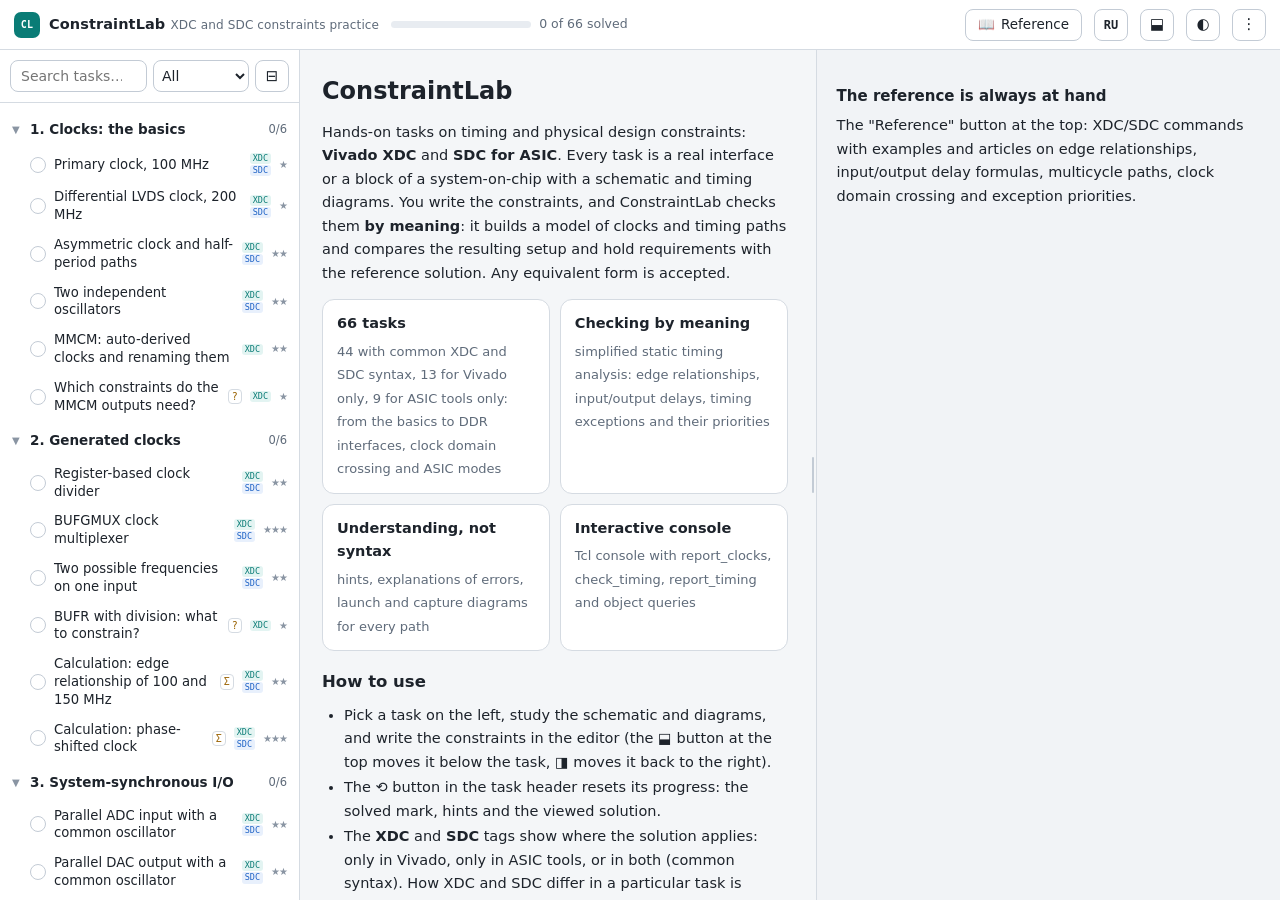
<file: index.html>
<!doctype html>
<html lang="ru">
<head>
<meta charset="utf-8">
<meta name="viewport" content="width=device-width, initial-scale=1, viewport-fit=cover">
<title>ConstraintLab – XDC/SDC</title>
<meta name="description" content="ConstraintLab – интерактивный практикум по временным и физическим проектным ограничениям XDC (Vivado) и SDC (ASIC) с проверкой по смыслу">
<meta name="author" content="Щучкин Евгений Юрьевич (Evgenii Shchuchkin), https://github.com/shchuchkin-pkims/">
<link rel="icon" href="data:image/svg+xml,%3Csvg xmlns='http://www.w3.org/2000/svg' viewBox='0 0 32 32'%3E%3Crect width='32' height='32' rx='7' fill='%230a7c76'/%3E%3Cpath d='M5 21h5V11h6v10h6V11h5' fill='none' stroke='white' stroke-width='2.4'/%3E%3C/svg%3E">
<script>
  (function () {
    var s = {};
    try { s = JSON.parse(localStorage.getItem('xdct.progress.v1') || '{}').settings || {}; } catch (e) {}
    if (s.theme && s.theme !== 'auto') document.documentElement.dataset.theme = s.theme;
    // язык: ?lang=en|ru в адресе, затем сохранённый выбор, затем язык браузера
    var q = /[?&]lang=(en|ru)(&|$)/.exec(location.search);
    var nav = String(navigator.language || 'ru').toLowerCase();
    window.XT_LANG = q ? q[1] : (s.lang === 'en' || s.lang === 'ru' ? s.lang : (nav.indexOf('ru') === 0 ? 'ru' : 'en'));
    document.documentElement.lang = window.XT_LANG;
  })();
</script>
<link rel="stylesheet" href="css/app.css">
</head>
<body>
<div id="app" class="app">
  <header class="topbar">
    <button id="btnMenu" class="icon-btn only-narrow" title="Список задач" aria-label="Список задач">☰</button>
    <button class="brand" id="btnHome" title="На главную" style="border:0;background:none;cursor:pointer;padding:0"><span class="logo">CL</span><span>ConstraintLab <small id="brandSub">практикум по ограничениям XDC и SDC</small></span></button>
    <div class="progress" id="progress"><div class="bar"><div class="fill"></div></div><span class="ptext"></span></div>
    <div class="spacer"></div>
    <button id="btnRef" class="tb-btn" title="Справочник по командам и статьи">📖 <span class="lbl">Справочник</span></button>
    <button id="btnLang" class="icon-btn lang-btn" aria-label="Язык">EN</button>
    <button id="btnLayout" class="icon-btn only-wide" aria-label="Расположение панели решения">⬓</button>
    <button id="btnTheme" class="icon-btn" aria-label="Переключить тему">◐</button>
    <div class="menu-wrap">
      <button id="btnMore" class="icon-btn" aria-label="Меню">⋮</button>
      <div class="menu" id="moreMenu" hidden>
        <button data-a="author">✎ Режим автора: добавить задачу</button>
        <button data-a="pack">⤓ Импорт пакета задач (.js/.json)</button>
        <button data-a="packs">☰ Мои пакеты задач</button>
        <hr>
        <button data-a="export">⇩ Сохранить прогресс в файл</button>
        <button data-a="import">⇧ Загрузить прогресс из файла</button>
        <hr>
        <button data-a="expected">◑ Показывать ожидаемые значения сразу (вкл/выкл)</button>
        <button data-a="font+">A+ Крупнее шрифт редактора</button>
        <button data-a="font-">A− Мельче шрифт редактора</button>
        <hr>
        <button data-a="reset">⟲ Сбросить прогресс…</button>
        <button data-a="about">ⓘ О программе</button>
      </div>
    </div>
  </header>
  <aside id="sidebar" class="sidebar" aria-label="Задачи">
    <div class="side-search">
      <input id="search" type="search" placeholder="Поиск задач…" aria-label="Поиск задач">
      <select id="filterTool" aria-label="Фильтр по синтаксису" title="Фильтр по синтаксису решения">
        <option value="all">Все</option>
        <option value="xdc">XDC (Vivado)</option>
        <option value="sdc">SDC (ASIC)</option>
        <option value="both">Общие для XDC и SDC</option>
        <option value="xdc-only">Только XDC</option>
        <option value="sdc-only">Только SDC</option>
      </select>
      <button id="btnFold" class="icon-btn fold-btn" title="Свернуть все темы" aria-label="Свернуть все темы">⊟</button>
    </div>
    <nav id="qlist" class="qlist"></nav>
  </aside>
  <main id="main" class="main">
    <section id="taskPane" class="pane task-pane"><div class="empty">Загрузка…</div></section>
    <div id="splitter" class="splitter" title="Потяните, чтобы изменить ширину панелей"></div>
    <section id="workPane" class="pane work-pane"></section>
  </main>
</div>
<div id="modal" class="modal" hidden></div>
<noscript><p style="padding:20px">Для работы ConstraintLab нужен JavaScript.</p><p lang="en" style="padding:0 20px">ConstraintLab requires JavaScript.</p></noscript>

<script src="js/util.js"></script>
<script src="js/tcl.js"></script>
<script src="js/design.js"></script>
<script src="js/sdc.js"></script>
<script src="js/sta.js"></script>
<script src="js/checker.js"></script>
<script src="js/reports.js"></script>
<script src="js/schematic.js"></script>
<script src="js/wave.js"></script>
<script src="js/md.js"></script>
<script src="js/refdocs.js"></script>
<script src="js/refdocs.en.js"></script>
<script src="js/editor.js"></script>
<script src="js/bank-api.js"></script>
<script src="js/validate.js"></script>
<script src="bank/index.js"></script>
<script src="js/app.js"></script>
</body>
</html>
</file>
<file: css/app.css>
/* XDC/SDC Тренажёр – стили */
:root {
  --bg: #f4f6f8;
  --panel: #ffffff;
  --panel2: #f1f3f6;
  --panel3: #e8ecf1;
  --border: #d5dbe2;
  --border2: #c3cbd5;
  --text: #1d232b;
  --muted: #5f6b7a;
  --faint: #8a95a3;
  --accent: #0a7c76;
  --accent-2: #0d9a92;
  --accent-bg: #e3f4f2;
  --link: #1f63c6;
  --ok: #1a7f37;
  --ok-bg: #e6f4ea;
  --err: #c9252d;
  --err-bg: #fdecec;
  --warn: #9a6200;
  --warn-bg: #fff4dc;
  --info: #1f63c6;
  --info-bg: #e8f0fc;
  --clk: #d2570f;
  --clk-soft: rgba(210, 87, 15, 0.12);
  --data: #2563c9;
  --rst: #7e48c9;
  --ext: #7d8794;
  --code-bg: #f6f8fa;
  --code-fg: #1d232b;
  --sel: rgba(10, 124, 118, 0.18);
  --shadow: 0 1px 2px rgba(20, 30, 40, 0.06), 0 6px 18px rgba(20, 30, 40, 0.07);
  --sch-fill: #ffffff;
  --sch-fill2: #f4f6f9;
  --sch-stroke: #39434f;
  --sch-io: #eef4ff;
  --sch-clkcell: #fff2e8;
  --sch-ext: #eceff3;
  --sch-cloud: #f3f0fb;
  --sch-port: #e3f4f2;
  --sch-boundary: #9aa6b4;
  --hl-cmd: #0a6f8f;
  --hl-sdc: #a3238e;
  --hl-query: #0b6e4f;
  --hl-opt: #6b4fbb;
  --hl-num: #b0530b;
  --hl-str: #1a7f37;
  --hl-var: #c9252d;
  --hl-com: #8a95a3;
  --hl-brk: #5f6b7a;
  --hl-prop: #8a5a00;
  --font: system-ui, -apple-system, "Segoe UI", Roboto, Ubuntu, "Noto Sans", "Helvetica Neue", Arial, sans-serif;
  --mono: "JetBrains Mono", "Fira Code", "Cascadia Code", "DejaVu Sans Mono", "Ubuntu Mono", Consolas, "Liberation Mono", monospace;
  --ed-font: 13.5px;
  color-scheme: light;
}
@media (prefers-color-scheme: dark) {
  :root:not([data-theme="light"]) {
    --bg: #0d1117; --panel: #151b23; --panel2: #1b222c; --panel3: #232c38; --border: #2b3441; --border2: #3a4553;
    --text: #d7dee7; --muted: #95a1b0; --faint: #6f7b8a; --accent: #3cc0b5; --accent-2: #5fd2c8; --accent-bg: #12312f; --link: #6ea8ff;
    --ok: #4ac26b; --ok-bg: #12281a; --err: #ff6b6b; --err-bg: #3a1618; --warn: #e3b341; --warn-bg: #33270e; --info: #6ea8ff; --info-bg: #13233b;
    --clk: #ff9a52; --clk-soft: rgba(255, 154, 82, 0.14); --data: #7cb4ff; --rst: #c39bff; --ext: #8d98a6;
    --code-bg: #10161e; --code-fg: #d7dee7; --sel: rgba(60, 192, 181, 0.25); --shadow: 0 1px 2px rgba(0,0,0,0.3), 0 8px 24px rgba(0,0,0,0.35);
    --sch-fill: #18202a; --sch-fill2: #1f2833; --sch-stroke: #b9c4d0; --sch-io: #182a40; --sch-clkcell: #3a2414; --sch-ext: #232b35; --sch-cloud: #261f3a; --sch-port: #12312f; --sch-boundary: #5d6b7c;
    --hl-cmd: #5cc8e8; --hl-sdc: #f08cdc; --hl-query: #58d6a4; --hl-opt: #b39dff; --hl-num: #ffb46b; --hl-str: #8ddb8c; --hl-var: #ff8b8b; --hl-com: #6f7b8a; --hl-brk: #95a1b0; --hl-prop: #e6c26b;
    color-scheme: dark;
  }
}
:root[data-theme="dark"] {
  --bg: #0d1117; --panel: #151b23; --panel2: #1b222c; --panel3: #232c38; --border: #2b3441; --border2: #3a4553;
  --text: #d7dee7; --muted: #95a1b0; --faint: #6f7b8a; --accent: #3cc0b5; --accent-2: #5fd2c8; --accent-bg: #12312f; --link: #6ea8ff;
  --ok: #4ac26b; --ok-bg: #12281a; --err: #ff6b6b; --err-bg: #3a1618; --warn: #e3b341; --warn-bg: #33270e; --info: #6ea8ff; --info-bg: #13233b;
  --clk: #ff9a52; --clk-soft: rgba(255, 154, 82, 0.14); --data: #7cb4ff; --rst: #c39bff; --ext: #8d98a6;
  --code-bg: #10161e; --code-fg: #d7dee7; --sel: rgba(60, 192, 181, 0.25); --shadow: 0 1px 2px rgba(0,0,0,0.3), 0 8px 24px rgba(0,0,0,0.35);
  --sch-fill: #18202a; --sch-fill2: #1f2833; --sch-stroke: #b9c4d0; --sch-io: #182a40; --sch-clkcell: #3a2414; --sch-ext: #232b35; --sch-cloud: #261f3a; --sch-port: #12312f; --sch-boundary: #5d6b7c;
  --hl-cmd: #5cc8e8; --hl-sdc: #f08cdc; --hl-query: #58d6a4; --hl-opt: #b39dff; --hl-num: #ffb46b; --hl-str: #8ddb8c; --hl-var: #ff8b8b; --hl-com: #6f7b8a; --hl-brk: #95a1b0; --hl-prop: #e6c26b;
  color-scheme: dark;
}

* { box-sizing: border-box; }
html, body { height: 100%; }
body { margin: 0; background: var(--bg); color: var(--text); font: 14px/1.5 var(--font); -webkit-font-smoothing: antialiased; }
button, input, select, textarea { font: inherit; color: inherit; }
a { color: var(--link); }
code, pre, kbd { font-family: var(--mono); }
kbd { font-size: 11px; padding: 1px 5px; border: 1px solid var(--border2); border-bottom-width: 2px; border-radius: 4px; background: var(--panel2); color: var(--muted); }
[hidden] { display: none !important; }
::selection { background: var(--sel); }

/* ---------- каркас ---------- */
.app { display: grid; grid-template-rows: 50px 1fr; grid-template-columns: 300px 1fr; height: 100vh; height: 100dvh; overflow: hidden; }
.topbar { grid-column: 1 / -1; display: flex; align-items: center; gap: 12px; padding: 0 14px; padding-top: env(safe-area-inset-top, 0px); background: var(--panel); border-bottom: 1px solid var(--border); min-width: 0; }
.brand { display: flex; align-items: center; gap: 9px; font-weight: 650; letter-spacing: .1px; white-space: nowrap; font-size: 14.5px; color: var(--text); }
.brand .logo { font-size: 10px !important; letter-spacing: .3px; }
.brand .logo { width: 26px; height: 26px; border-radius: 7px; display: grid; place-items: center; background: var(--accent); color: #fff; font-family: var(--mono); font-size: 12px; font-weight: 700; }
.brand small { font-weight: 450; color: var(--muted); }
.progress { display: flex; align-items: center; gap: 8px; min-width: 0; }
.progress .bar { width: 140px; height: 7px; border-radius: 6px; background: var(--panel3); overflow: hidden; }
.progress .fill { height: 100%; background: var(--accent); width: 0; transition: width .3s; }
.progress .ptext { font-size: 12.5px; color: var(--muted); white-space: nowrap; }
.spacer { flex: 1; }
.tb-btn, .btn { display: inline-flex; align-items: center; gap: 6px; height: 32px; padding: 0 12px; border-radius: 8px; border: 1px solid var(--border2); background: var(--panel); cursor: pointer; white-space: nowrap; font-size: 13.5px; }
.tb-btn:hover, .btn:hover { background: var(--panel2); }
.btn.primary { background: var(--accent); border-color: var(--accent); color: #fff; font-weight: 600; }
.btn.primary:hover { filter: brightness(1.07); background: var(--accent); }
.btn.ghost { border-color: transparent; background: transparent; color: var(--muted); }
.btn.ghost:hover { background: var(--panel2); color: var(--text); }
.btn:disabled { opacity: .5; cursor: default; }
.btn kbd { margin-left: 2px; background: rgba(255,255,255,.18); color: inherit; border-color: rgba(255,255,255,.35); }
.icon-btn { width: 34px; height: 32px; border-radius: 8px; border: 1px solid var(--border2); background: var(--panel); cursor: pointer; display: inline-grid; place-items: center; font-size: 15px; }
.icon-btn:hover { background: var(--panel2); }
.only-narrow { display: none; }
.lang-btn { font: 600 12px/1 var(--mono); }
.author-line { font-size: 12.5px; color: var(--muted); }
.menu-wrap { position: relative; }
.menu { position: absolute; right: 0; top: 38px; z-index: 50; min-width: 270px; background: var(--panel); border: 1px solid var(--border); border-radius: 10px; box-shadow: var(--shadow); padding: 6px; }
.menu button { display: block; width: 100%; text-align: left; padding: 8px 10px; border: 0; background: none; border-radius: 6px; cursor: pointer; font-size: 13.5px; }
.menu button:hover { background: var(--panel2); }
.menu hr { border: 0; border-top: 1px solid var(--border); margin: 5px 4px; }

/* ---------- боковая панель ---------- */
.sidebar { border-right: 1px solid var(--border); background: var(--panel); display: flex; flex-direction: column; min-height: 0; }
.side-search { padding: 10px; display: flex; gap: 6px; border-bottom: 1px solid var(--border); }
.side-search input { flex: 1; min-width: 0; height: 32px; padding: 0 10px; border-radius: 8px; border: 1px solid var(--border2); background: var(--panel); }
.side-search select { height: 32px; width: 96px; border-radius: 8px; border: 1px solid var(--border2); background: var(--panel); padding: 0 4px; }
.side-search .fold-btn { flex: none; }
.qlist { overflow: auto; flex: 1; padding: 6px 0 20px; }
.mod { margin: 2px 0; }
.mod-h { display: flex; align-items: center; gap: 8px; width: 100%; border: 0; background: none; padding: 8px 12px; cursor: pointer; text-align: left; font-weight: 620; font-size: 13.5px; color: var(--text); }
.mod-h:hover { background: var(--panel2); }
.mod-h .chev { color: var(--faint); transition: transform .15s; font-size: 10px; width: 10px; }
.mod.closed .chev { transform: rotate(-90deg); }
.mod.closed .mod-items { display: none; }
.mod-h .cnt { margin-left: auto; font-weight: 500; font-size: 11.5px; color: var(--muted); }
.q-item { display: flex; align-items: center; gap: 8px; width: 100%; border: 0; background: none; padding: 6px 12px 6px 30px; cursor: pointer; text-align: left; font-size: 13.2px; color: var(--text); line-height: 1.35; }
.q-item:hover { background: var(--panel2); }
.q-item.active { background: var(--accent-bg); box-shadow: inset 3px 0 0 var(--accent); }
.q-item .st { width: 16px; height: 16px; flex: none; border-radius: 50%; border: 1.5px solid var(--border2); display: grid; place-items: center; font-size: 10px; }
.q-item.solved .st { background: var(--ok); border-color: var(--ok); color: #fff; }
.q-item.tried .st { border-color: var(--warn); background: var(--warn-bg); }
.q-item.peeked .st { border-color: var(--info); }
.q-item .qt { flex: 1; min-width: 0; }
.q-item .lv { font-size: 10px; color: var(--faint); letter-spacing: -1px; }
.q-item .tool { font-size: 10px; font-family: var(--mono); color: var(--muted); border: 1px solid var(--border); border-radius: 4px; padding: 0 3px; }
.q-item .qtype { font-size: 10px; font-family: var(--mono); color: var(--warn); border: 1px solid var(--border); border-radius: 4px; padding: 0 3px; flex: none; }
/* где применимо решение: XDC (Vivado) и/или SDC (САПР ASIC) */
.q-item .langs { display: flex; flex-direction: column; gap: 1px; flex: none; }
.q-item .lg { font-size: 8.5px; font-family: var(--mono); line-height: 1.3; border-radius: 3px; padding: 0 3px; text-align: center; }
.lg.x, .tag.lang-x { background: var(--accent-bg); color: var(--accent); }
.lg.s, .tag.lang-s { background: var(--info-bg); color: var(--info); }
.tag.lang-x, .tag.lang-s { font-family: var(--mono); font-weight: 600; }
.tag.scen { background: none; border-color: var(--border2); }
.explain .lang-line { margin-top: 14px; padding: 8px 10px; border-radius: 8px; background: var(--panel3); font-size: 13px; }

/* ---------- основная область ---------- */
.main { display: grid; grid-template-columns: minmax(380px, var(--split, 52%)) 6px minmax(380px, 1fr); min-height: 0; min-width: 0; }
.pane { overflow: auto; min-height: 0; min-width: 0; }
.task-pane { padding: 18px 22px 40px; }
.work-pane { display: flex; flex-direction: column; padding: 14px 16px 24px; background: var(--panel2); border-left: 1px solid var(--border); overflow: auto; }
.splitter { cursor: col-resize; background: var(--bg); position: relative; }
.splitter::after { content: ""; position: absolute; left: 2px; top: 50%; width: 2px; height: 36px; margin-top: -18px; border-radius: 2px; background: var(--border2); }
.splitter:hover::after { background: var(--accent); }
/* панель решения под заданием */
.main.stack { grid-template-columns: minmax(0, 1fr); grid-template-rows: minmax(120px, var(--vsplit, 58%)) 6px minmax(140px, 1fr); }
.main.stack .splitter { cursor: row-resize; }
.main.stack .splitter::after { left: 50%; top: 2px; width: 36px; height: 2px; margin: 0 0 0 -18px; }
.main.stack .work-pane { border-left: 0; border-top: 1px solid var(--border); display: grid; grid-template-columns: minmax(0, 1fr) minmax(0, 1fr); gap: 0 18px; overflow: hidden; padding-bottom: 0; }
.main.stack .work-l, .main.stack .work-r { overflow: auto; min-height: 0; padding-bottom: 20px; }
.main.stack .work-pane > :not(.work-l):not(.work-r) { grid-column: 1 / -1; overflow: auto; }

.q-crumb { font-size: 12px; color: var(--muted); display: flex; align-items: center; gap: 8px; flex-wrap: wrap; }
.q-nav { margin-left: auto; display: flex; gap: 4px; }
.q-nav .icon-btn { width: 30px; height: 28px; font-size: 13px; }
.q-title { font-size: 21px; line-height: 1.3; margin: 6px 0 8px; font-weight: 680; letter-spacing: -.1px; }
.q-tags { display: flex; flex-wrap: wrap; gap: 6px; margin-bottom: 14px; }
.tag { font-size: 11.5px; border-radius: 999px; padding: 2px 9px; background: var(--panel3); color: var(--muted); border: 1px solid transparent; }
.tag.tool-vivado { background: var(--accent-bg); color: var(--accent); }
.tag.tool-sdc { background: var(--info-bg); color: var(--info); }
.tag.lv { font-family: var(--mono); letter-spacing: 1px; }
.tag.type { background: var(--warn-bg); color: var(--warn); }

/* markdown */
.md { font-size: 14.5px; line-height: 1.62; }
.md p { margin: 0 0 10px; }
.md h2 { font-size: 16.5px; margin: 18px 0 8px; }
.md h3 { font-size: 15px; margin: 14px 0 6px; }
.md ul, .md ol { margin: 0 0 10px; padding-left: 22px; }
.md li { margin: 2px 0; }
.md code { font-size: 12.8px; background: var(--code-bg); border: 1px solid var(--border); border-radius: 5px; padding: 0 4px; }
.md pre { background: var(--code-bg); border: 1px solid var(--border); border-radius: 8px; padding: 10px 12px; overflow: auto; font-size: 12.8px; line-height: 1.5; margin: 0 0 12px; }
.md pre code { border: 0; background: none; padding: 0; }
.md blockquote { margin: 0 0 12px; padding: 8px 12px; border-left: 3px solid var(--accent); background: var(--accent-bg); border-radius: 0 8px 8px 0; }
.md blockquote.warn { border-left-color: var(--warn); background: var(--warn-bg); }
.md blockquote p:last-child { margin-bottom: 0; }
.md table { border-collapse: collapse; margin: 4px 0 12px; font-size: 13.5px; }
.tblwrap { overflow-x: auto; max-width: 100%; }
.md th, .md td { border: 1px solid var(--border); padding: 5px 9px; text-align: left; vertical-align: top; }
.md th { background: var(--panel2); font-weight: 620; }
.md td code { white-space: nowrap; }
.nobr { white-space: nowrap; }
.md hr { border: 0; border-top: 1px solid var(--border); margin: 14px 0; }

/* фигуры */
.figs { margin: 14px 0 10px; border: 1px solid var(--border); border-radius: 12px; background: var(--panel); overflow: hidden; }
.fig-tabs { display: flex; gap: 2px; padding: 6px 6px 0; border-bottom: 1px solid var(--border); background: var(--panel2); overflow-x: auto; }
.fig-tab { border: 0; background: none; padding: 7px 12px; border-radius: 8px 8px 0 0; cursor: pointer; font-size: 13px; color: var(--muted); white-space: nowrap; }
.fig-tab.active { background: var(--panel); color: var(--text); font-weight: 600; box-shadow: 0 1px 0 var(--panel); }
.fig-view { padding: 12px; overflow-x: auto; position: relative; }
.fig-view svg { display: block; max-width: 100%; height: auto; margin: 0 auto; }
.fig-view.zoomed svg { max-width: none; }
.fig-cap { padding: 0 14px 10px; font-size: 12.5px; color: var(--muted); }
.fig-tools { position: absolute; right: 8px; top: 8px; display: flex; gap: 4px; opacity: .55; transition: opacity .15s; }
.fig-view:hover .fig-tools { opacity: 1; }
.fig-tools button { width: 28px; height: 26px; border-radius: 6px; border: 1px solid var(--border); background: var(--panel); cursor: pointer; font-size: 12px; }

/* ---------- схема ---------- */
.sch { font-family: var(--font); }
.sch .sch-box { fill: var(--sch-fill); stroke: var(--sch-stroke); stroke-width: 1.4; }
.sch .sch-stack { fill: var(--sch-fill2); stroke-width: 1.1; }
.sch .sch-io { fill: var(--sch-io); }
.sch .sch-clkcell, .sch .sch-clkbuf { fill: var(--sch-clkcell); }
.sch .sch-ext { fill: var(--sch-ext); stroke-dasharray: 4 3; }
.sch .sch-cloud { fill: var(--sch-cloud); }
.sch .sch-block { fill: var(--sch-fill); }
.sch .sch-ram { fill: var(--sch-io); }
.sch .sch-logic { fill: var(--sch-fill); }
.sch .sch-buf-mini { fill: none; stroke: var(--sch-stroke); stroke-width: 1.1; }
.sch .sch-line { fill: none; stroke: var(--sch-stroke); stroke-width: 1.3; }
.sch .sch-clk-tri { fill: none; stroke: var(--sch-stroke); stroke-width: 1.2; }
.sch .sch-bubble { fill: var(--sch-fill); stroke: var(--sch-stroke); stroke-width: 1.2; }
.sch .sch-port { fill: var(--sch-port); stroke: var(--accent); stroke-width: 1.3; }
.sch .sch-boundary { fill: none; stroke: var(--sch-boundary); stroke-width: 1.4; stroke-dasharray: 7 5; }
.sch .sch-boundary.alt { stroke: var(--clk); }
.sch .sch-boundary-label { font-size: 12.5px; font-weight: 650; fill: var(--muted); letter-spacing: .3px; }
.sch .sch-note { fill: var(--panel2); stroke: var(--border2); stroke-width: 1; }
.sch .sch-notetext { font-size: 11.5px; fill: var(--muted); }
.sch .sch-t { font-size: 12px; fill: var(--text); }
.sch .sch-pin { font-size: 10px; fill: var(--muted); font-family: var(--mono); }
.sch .sch-title { font-size: 11.5px; fill: var(--text); font-weight: 650; }
.sch .sch-inner { font-size: 11px; fill: var(--muted); }
.sch .sch-ref { font-size: 9.5px; fill: var(--faint); font-family: var(--mono); }
/* обводка цветом фона: провод под подписью прерывается, и надпись читается при пересечении */
.sch .sch-out, .sch .sch-buswidth, .sch .sch-wlabel { paint-order: stroke; stroke: var(--panel); stroke-width: 3px; stroke-linejoin: round; }
.sch .sch-name { font-size: 10.5px; fill: var(--text); font-family: var(--mono); }
.sch .sch-tag { font-size: 11px; fill: var(--warn); font-weight: 600; }
.sch .sch-portname { font-size: 11px; fill: var(--accent); font-family: var(--mono); font-weight: 650; }
.sch .sch-wire { fill: none; stroke: var(--data); stroke-width: 1.4; stroke-linejoin: round; }
.sch .sch-wire.k-clk { stroke: var(--clk); stroke-width: 1.7; }
.sch .sch-wire.k-rst { stroke: var(--rst); }
.sch .sch-wire.k-ext { stroke: var(--ext); stroke-dasharray: 5 3; }
.sch .sch-wire.bus { stroke-width: 3; }
.sch .sch-wire.k-clk.bus { stroke-width: 3; }
.sch .sch-wire.dash { stroke-dasharray: 5 3; }
.sch .sch-busslash { stroke: var(--sch-stroke); stroke-width: 1.3; }
.sch .sch-buswidth { font-size: 9.5px; fill: var(--muted); font-family: var(--mono); }
.sch .sch-dot { fill: var(--sch-stroke); }
.sch .sch-wlabel { font-size: 10.5px; fill: var(--data); font-family: var(--mono); }
.sch .sch-wlabel.k-clk { fill: var(--clk); }
.sch .sch-wlabel.k-ext { fill: var(--muted); font-family: var(--font); font-style: italic; }
.sch .sch-el[data-obj] { cursor: pointer; }
.sch .sch-el[data-obj]:hover .sch-box, .sch .sch-el[data-obj]:hover .sch-port { stroke: var(--accent); stroke-width: 2.2; }
.sch .sch-el.flash .sch-box, .sch .sch-el.flash .sch-port { stroke: var(--accent); stroke-width: 2.6; }

/* ---------- временные диаграммы ---------- */
.td { font-family: var(--font); }
.td .td-title { font-size: 12.5px; font-weight: 650; fill: var(--text); }
.td .td-name { font-size: 11.5px; fill: var(--text); font-family: var(--mono); }
.td .td-name.launch { fill: var(--data); }
.td .td-name.capture { fill: var(--clk); }
.td .td-grid { stroke: var(--border); stroke-width: 1; stroke-dasharray: 2 3; }
.td .td-axis { stroke: var(--border2); stroke-width: 1; }
.td .td-tick { font-size: 10px; fill: var(--faint); font-family: var(--mono); }
.td .td-clock { fill: none; stroke: var(--clk); stroke-width: 1.6; }
.td .td-clock.launch { stroke: var(--data); }
.td .td-edgearrow { fill: none; stroke: currentColor; color: var(--text); stroke-width: 1.2; }
.td .td-bit { fill: none; stroke: var(--data); stroke-width: 1.5; }
.td .td-bus { fill: var(--panel); stroke: var(--data); stroke-width: 1.3; }
.td .td-busx { stroke: var(--faint); stroke-width: 1; }
.td .td-hatch { stroke: var(--faint); stroke-width: 1.1; }
.td .td-unc { stroke: none; opacity: .9; }
.td .td-cross { stroke: var(--data); stroke-width: 1.1; }
.td .td-z { stroke: var(--rst); stroke-width: 1.4; }
.td .td-busval { font-size: 11px; fill: var(--text); font-family: var(--mono); }
.td .td-jit { opacity: .8; }
.td .td-mark { stroke: var(--muted); stroke-width: 1; stroke-dasharray: 4 3; }
.td .td-mark.launch { stroke: var(--data); }
.td .td-mark.capture { stroke: var(--ok); }
.td .td-mark.hold { stroke: var(--rst); }
.td .td-mark.default { stroke: var(--faint); }
.td .td-mark.solid { stroke-dasharray: none; }
.td .td-marklabel { font-size: 10.5px; fill: var(--muted); }
.td .td-marklabel.launch { fill: var(--data); }
.td .td-marklabel.capture { fill: var(--ok); }
.td .td-marklabel.hold { fill: var(--rst); }
.td .td-win { fill: var(--accent); opacity: .12; }
.td .td-win.setup { fill: var(--ok); opacity: .16; }
.td .td-win.hold { fill: var(--rst); opacity: .16; }
.td .td-win.valid { fill: var(--ok); opacity: .14; }
.td .td-win.bad { fill: var(--err); opacity: .14; }
.td .td-win.clk { fill: var(--clk); opacity: .14; }
.td .td-winlabel { font-size: 10px; fill: var(--muted); }
.td .td-span, .td .td-span-tick { stroke: var(--text); stroke-width: 1.1; fill: none; }
.td .td-span.setup, .td .td-span-tick.setup { stroke: var(--ok); }
.td .td-span.hold, .td .td-span-tick.hold { stroke: var(--rst); }
.td .td-span.clk, .td .td-span-tick.clk { stroke: var(--clk); }
.td .td-span.data, .td .td-span-tick.data { stroke: var(--data); }
.td .td-spanlabel { font-size: 10.5px; fill: var(--text); font-weight: 600; }
/* обводка цветом фона: пунктир меток под подписью прерывается */
.td .td-spanlabel, .td .td-marklabel { paint-order: stroke; stroke: var(--panel); stroke-width: 3px; stroke-linejoin: round; }
.td .td-spanlabel.setup { fill: var(--ok); }
.td .td-spanlabel.hold { fill: var(--rst); }
.td .td-spanlabel.clk { fill: var(--clk); }
.td .td-spanlabel.data { fill: var(--data); }
.td .td-arrowhead { fill: var(--text); }
.td .td-arrow { stroke: var(--text); stroke-width: 1.1; fill: none; }
.td .td-arrowlabel { font-size: 10.5px; fill: var(--text); }
.td .td-note { font-size: 10.5px; fill: var(--muted); font-style: italic; }

/* ---------- правая панель ---------- */
.code-box { border: 1px solid var(--border); border-radius: 10px; background: var(--panel); margin-bottom: 10px; overflow: hidden; }
.code-box .h { font-size: 12px; color: var(--muted); padding: 6px 10px; background: var(--panel2); border-bottom: 1px solid var(--border); display: flex; justify-content: space-between; gap: 8px; }
.code-box pre { margin: 0; padding: 8px 10px; font-size: 12.5px; max-height: 150px; overflow: auto; background: var(--code-bg); }
.work-top { flex: none; display: flex; flex-direction: column; min-height: 0; }
.ed-host { flex: none; display: flex; flex-direction: column; }
.ed { position: relative; display: flex; flex: none; min-height: 140px; height: var(--edh, 260px); border: 1px solid var(--border2); border-radius: 10px; background: var(--code-bg); overflow: hidden; }
.ed:focus-within { border-color: var(--accent); box-shadow: 0 0 0 3px var(--sel); }
.ed-gutter { flex: none; width: 40px; padding: 10px 6px 10px 0; text-align: right; color: var(--faint); font: var(--ed-font)/1.55 var(--mono); user-select: none; overflow: hidden; background: var(--panel2); border-right: 1px solid var(--border); }
.ed-gutter div { height: calc(var(--ed-font) * 1.55); }
.ed-gutter div.m-error { color: #fff; background: var(--err); border-radius: 0 4px 4px 0; }
.ed-gutter div.m-warn { color: var(--text); background: var(--warn-bg); box-shadow: inset -3px 0 0 var(--warn); }
.ed-gutter div.m-info { box-shadow: inset -3px 0 0 var(--info); }
.ed-main { position: relative; flex: 1; min-width: 0; }
.ed-hl, .ed-ta { position: absolute; inset: 0; margin: 0; padding: 10px 12px; font: var(--ed-font)/1.55 var(--mono); white-space: pre; tab-size: 4; letter-spacing: 0; word-spacing: 0; overflow: auto; }
.ed-hl { color: var(--code-fg); pointer-events: none; overflow: hidden; }
.ed-ta { color: transparent; background: transparent; caret-color: var(--text); border: 0; outline: 0; resize: none; }
.ed-ta::selection { background: var(--sel); color: transparent; }
.ed-hl .ln-error { background: var(--err-bg); }
.ed-hl .ln-warn { background: var(--warn-bg); }
.hl-cmd { color: var(--hl-cmd); }
.hl-sdc { color: var(--hl-sdc); font-weight: 600; }
.hl-query { color: var(--hl-query); }
.hl-opt { color: var(--hl-opt); }
.hl-num { color: var(--hl-num); }
.hl-str { color: var(--hl-str); }
.hl-var { color: var(--hl-var); }
.hl-com { color: var(--hl-com); font-style: italic; }
.hl-brk { color: var(--hl-brk); }
.hl-prop { color: var(--hl-prop); }
.ed-ac { position: absolute; z-index: 30; min-width: 220px; max-width: 460px; max-height: 240px; overflow: auto; background: var(--panel); border: 1px solid var(--border2); border-radius: 8px; box-shadow: var(--shadow); font-size: 12.5px; }
.ed-ac div { padding: 4px 9px; cursor: pointer; display: flex; gap: 10px; align-items: baseline; }
.ed-ac div .n { font-family: var(--mono); white-space: nowrap; }
.ed-ac div .d { color: var(--muted); font-size: 11.5px; overflow: hidden; text-overflow: ellipsis; white-space: nowrap; }
.ed-ac div.sel { background: var(--accent-bg); }
.sigline { font: 12px/1.4 var(--mono); color: var(--muted); padding: 6px 4px 0; min-height: 24px; white-space: nowrap; overflow: hidden; text-overflow: ellipsis; }
.sigline b { color: var(--hl-sdc); font-weight: 600; }
.ed-resize { height: 8px; cursor: row-resize; margin: 2px 0; border-radius: 4px; }
.ed-resize:hover { background: var(--panel3); }
.actions { display: flex; gap: 8px; flex-wrap: wrap; align-items: center; margin: 8px 0 10px; }
.actions .grow { flex: 1; }
.hint-box { border: 1px solid var(--border); border-left: 3px solid var(--warn); border-radius: 8px; background: var(--warn-bg); padding: 8px 12px; margin-bottom: 10px; font-size: 13.5px; }
.hint-box .hh { font-weight: 650; color: var(--warn); font-size: 12px; margin-bottom: 2px; }
.hint-box + .hint-box { margin-top: -4px; }

.tabs { display: flex; gap: 2px; border-bottom: 1px solid var(--border); flex: none; overflow-x: auto; overflow-y: hidden; scrollbar-width: none; }
.tab { border: 0; background: none; padding: 8px 12px; cursor: pointer; font-size: 13px; color: var(--muted); border-bottom: 2px solid transparent; margin-bottom: -1px; white-space: nowrap; }
.tab.active { color: var(--text); border-bottom-color: var(--accent); font-weight: 600; }
.tab .badge { display: inline-block; min-width: 18px; padding: 0 5px; border-radius: 9px; font-size: 11px; background: var(--panel3); color: var(--muted); margin-left: 4px; }
.tab .badge.err { background: var(--err); color: #fff; }
.tab .badge.ok { background: var(--ok); color: #fff; }
.tab-body { flex: none; padding: 12px 2px 4px; min-height: 120px; }

/* результаты */
.verdict { display: flex; align-items: center; gap: 12px; padding: 12px 14px; border-radius: 10px; margin-bottom: 12px; border: 1px solid; }
.verdict.ok { background: var(--ok-bg); border-color: var(--ok); }
.verdict.bad { background: var(--err-bg); border-color: var(--err); }
.verdict .vi { width: 30px; height: 30px; border-radius: 50%; display: grid; place-items: center; color: #fff; font-weight: 700; flex: none; }
.verdict.ok .vi { background: var(--ok); }
.verdict.bad .vi { background: var(--err); }
.verdict .vt { font-weight: 680; font-size: 15px; }
.verdict .vs { font-size: 12.5px; color: var(--muted); }
.verdict .btn { margin-left: auto; }
.finding { display: grid; grid-template-columns: 22px 1fr; gap: 4px 8px; padding: 9px 10px; border-radius: 8px; margin-bottom: 6px; background: var(--panel); border: 1px solid var(--border); }
.finding .fi { width: 18px; height: 18px; border-radius: 50%; display: grid; place-items: center; font-size: 11px; font-weight: 700; color: #fff; margin-top: 1px; }
.finding.error .fi { background: var(--err); }
.finding.warn .fi { background: var(--warn); }
.finding.info .fi { background: var(--info); }
.finding.ok .fi { background: var(--ok); }
.finding .ft { font-weight: 600; font-size: 13.5px; line-height: 1.45; }
.finding .fd { grid-column: 2; font-size: 13px; color: var(--muted); line-height: 1.5; }
.finding .fm { grid-column: 2; display: flex; gap: 8px; flex-wrap: wrap; align-items: center; margin-top: 2px; }
.finding .cat { font-size: 10.5px; text-transform: uppercase; letter-spacing: .4px; color: var(--faint); }
.linkbtn { border: 0; background: none; color: var(--link); cursor: pointer; padding: 0; font-size: 12.5px; }
.spoiler { font-size: 12.5px; }
.spoiler summary { cursor: pointer; color: var(--link); list-style: none; }
.spoiler summary::-webkit-details-marker { display: none; }
.spoiler code { font-size: 12px; background: var(--code-bg); border: 1px solid var(--border); border-radius: 4px; padding: 1px 5px; }
.ok-list { margin: 0 0 12px; padding: 0; list-style: none; }
.ok-list li { padding: 3px 0 3px 24px; position: relative; font-size: 13.5px; }
.ok-list li::before { content: "✓"; position: absolute; left: 4px; color: var(--ok); font-weight: 700; }
.explain { border-top: 1px solid var(--border); margin-top: 12px; padding-top: 12px; }
.explain h3.eh { font-size: 15px; margin: 0 0 8px; }
.sol-box { border: 1px solid var(--border); border-radius: 10px; overflow: hidden; margin-bottom: 12px; background: var(--panel); }
.sol-box .h { display: flex; align-items: center; gap: 8px; padding: 7px 10px; background: var(--panel2); border-bottom: 1px solid var(--border); font-size: 12.5px; color: var(--muted); }
.sol-box .h .btn { height: 26px; padding: 0 9px; font-size: 12px; margin-left: auto; }
.sol-box pre { margin: 0; padding: 10px 12px; font-size: 12.8px; overflow: auto; background: var(--code-bg); }
.empty { color: var(--muted); font-size: 13.5px; padding: 20px 6px; text-align: center; }
.confirm-inline { display: flex; align-items: center; gap: 8px; padding: 8px 10px; border: 1px solid var(--warn); background: var(--warn-bg); border-radius: 8px; margin-bottom: 10px; font-size: 13px; flex-wrap: wrap; }

/* анализ */
.atable-wrap { overflow-x: auto; }
.atable { border-collapse: collapse; width: 100%; font-size: 12.5px; }
.atable th { position: sticky; top: 0; background: var(--panel2); text-align: left; font-weight: 600; padding: 6px 7px; border-bottom: 1px solid var(--border); white-space: nowrap; z-index: 1; }
.atable td { padding: 5px 7px; border-bottom: 1px solid var(--border); vertical-align: top; font-family: var(--mono); font-size: 12px; white-space: nowrap; }
.atable tr { cursor: pointer; }
.atable tr:hover td { background: var(--panel); }
.atable tr.sel td { background: var(--accent-bg); }
.atable td.off { color: var(--faint); font-family: var(--font); font-style: italic; }
.atable td.mis { background: var(--err-bg); }
.atable td .exp { color: var(--muted); font-size: 11px; }
.a-ctrl { display: flex; gap: 10px; align-items: center; flex-wrap: wrap; margin-bottom: 8px; font-size: 13px; }
.a-ctrl label { display: inline-flex; gap: 5px; align-items: center; }
.a-diag { margin-top: 10px; border: 1px solid var(--border); border-radius: 10px; padding: 10px; background: var(--panel); }
.a-diag .cap { font-size: 12.5px; color: var(--muted); margin-bottom: 6px; }
.a-diag svg { max-width: 100%; height: auto; display: block; }

/* консоль */
.console { display: flex; flex-direction: column; height: 100%; min-height: 220px; }
.con-out { flex: none; height: 340px; resize: vertical; overflow: auto; font: 12.5px/1.5 var(--mono); background: var(--code-bg); border: 1px solid var(--border); border-radius: 8px; padding: 8px 10px; white-space: pre-wrap; word-break: break-word; min-height: 160px; }
.con-out .c-cmd { color: var(--accent); }
.con-out .c-err { color: var(--err); }
.con-out .c-warn { color: var(--warn); }
.con-out .c-info { color: var(--info); }
.con-out .c-res { color: var(--text); }
.con-in { display: flex; gap: 6px; margin-top: 6px; }
.con-in input { flex: 1; min-width: 0; height: 34px; border-radius: 8px; border: 1px solid var(--border2); background: var(--code-bg); padding: 0 10px; font-family: var(--mono); font-size: 13px; }
.con-bar { display: flex; gap: 8px; align-items: center; margin-bottom: 6px; font-size: 12.5px; color: var(--muted); flex-wrap: wrap; }
.con-bar .btn { height: 26px; font-size: 12px; padding: 0 9px; }

/* объекты */
.obj-tree { font-size: 12.8px; }
.obj-tree details { margin-bottom: 4px; }
.obj-tree summary { cursor: pointer; font-weight: 600; padding: 4px 2px; }
.obj-tree ul { list-style: none; margin: 0; padding: 0 0 0 14px; }
.obj-tree li { padding: 2px 0; display: flex; gap: 8px; align-items: baseline; }
.obj-tree li button { border: 0; background: none; cursor: pointer; font-family: var(--mono); font-size: 12.3px; color: var(--link); padding: 0; text-align: left; }
.obj-tree li .meta { color: var(--faint); font-size: 11.5px; }
.obj-note { font-size: 12.5px; color: var(--muted); margin-bottom: 8px; }

/* выбор ответа */
.choice { display: flex; flex-direction: column; gap: 8px; }
.opt { display: grid; grid-template-columns: 22px 1fr; gap: 8px; padding: 10px 12px; border: 1px solid var(--border2); border-radius: 10px; background: var(--panel); cursor: pointer; align-items: start; }
.opt:hover { border-color: var(--accent); }
.opt input { margin: 3px 0 0; }
.opt.right { border-color: var(--ok); background: var(--ok-bg); }
.opt.wrong { border-color: var(--err); background: var(--err-bg); }
.opt .why { grid-column: 2; font-size: 12.8px; color: var(--muted); margin-top: 4px; }
.numfields { display: flex; flex-direction: column; gap: 10px; }
.numf { display: grid; grid-template-columns: 1fr 150px 40px; gap: 8px; align-items: center; }
.numf label { font-size: 13.5px; }
.numf input { height: 34px; border-radius: 8px; border: 1px solid var(--border2); background: var(--panel); padding: 0 10px; font-family: var(--mono); }
.numf.right input { border-color: var(--ok); background: var(--ok-bg); }
.numf.wrong input { border-color: var(--err); background: var(--err-bg); }
.numf .u { color: var(--muted); font-size: 12.5px; }

/* модальные окна и справочник */
.modal { position: fixed; inset: 0; z-index: 100; display: grid; place-items: center; background: rgba(10, 14, 20, 0.5); padding: 16px; }
.modal-card { background: var(--panel); border: 1px solid var(--border); border-radius: 14px; box-shadow: var(--shadow); width: min(1100px, 100%); max-height: calc(100vh - 32px); display: flex; flex-direction: column; overflow: hidden; }
.modal-card.wide { width: min(1400px, 100%); height: calc(100vh - 32px); }
.modal-h { display: flex; align-items: center; gap: 10px; padding: 10px 14px; border-bottom: 1px solid var(--border); }
.modal-h h2 { font-size: 16px; margin: 0; }
.modal-h .btn:last-child { margin-left: auto; }
.modal-b { overflow: auto; padding: 14px 16px; flex: 1; min-height: 0; }
.zoom-view { overflow: auto; height: 100%; cursor: grab; background: var(--panel); }
.zoom-view svg { transform-origin: 0 0; }
.ref-layout { display: grid; grid-template-columns: 260px 1fr; gap: 0; height: 100%; min-height: 0; }
.ref-nav { border-right: 1px solid var(--border); overflow: auto; padding: 8px; }
.ref-nav input { width: 100%; height: 32px; border-radius: 8px; border: 1px solid var(--border2); background: var(--panel); padding: 0 10px; margin-bottom: 8px; }
.ref-nav .grp { font-size: 11px; text-transform: uppercase; letter-spacing: .5px; color: var(--faint); margin: 10px 6px 4px; }
.ref-nav button { display: block; width: 100%; text-align: left; border: 0; background: none; padding: 5px 8px; border-radius: 6px; cursor: pointer; font-family: var(--mono); font-size: 12.5px; color: var(--text); }
.ref-nav button.art { font-family: var(--font); font-size: 13px; }
.ref-nav button:hover { background: var(--panel2); }
.ref-nav button.active { background: var(--accent-bg); color: var(--accent); }
.ref-body { overflow: auto; padding: 14px 22px 30px; }
.ref-body .syn { font-family: var(--mono); font-size: 13px; background: var(--code-bg); border: 1px solid var(--border); border-radius: 8px; padding: 10px 12px; white-space: pre-wrap; margin-bottom: 12px; }
.ref-body .opts td:first-child { font-family: var(--mono); white-space: nowrap; color: var(--hl-opt); }
.author-layout { display: grid; grid-template-columns: 1fr 1fr; gap: 12px; height: 100%; min-height: 0; }
.author-layout textarea { width: 100%; height: 100%; min-height: 300px; font: 12.5px/1.5 var(--mono); border: 1px solid var(--border2); border-radius: 8px; background: var(--code-bg); padding: 10px; resize: none; }
.author-out { overflow: auto; border: 1px solid var(--border); border-radius: 8px; padding: 10px; background: var(--panel2); font-size: 13px; }
.toast { position: fixed; left: 50%; bottom: 22px; transform: translateX(-50%); background: var(--text); color: var(--bg); padding: 9px 16px; border-radius: 10px; z-index: 200; font-size: 13.5px; box-shadow: var(--shadow); max-width: calc(100vw - 32px); }
.welcome { max-width: 760px; }
.welcome h1 { font-size: 24px; margin: 4px 0 10px; }
.welcome .cards { display: grid; grid-template-columns: repeat(auto-fit, minmax(210px, 1fr)); gap: 10px; margin: 14px 0; }
.welcome .card { border: 1px solid var(--border); border-radius: 12px; padding: 12px 14px; background: var(--panel); }
.welcome .card b { display: block; margin-bottom: 4px; }
.welcome .card span { font-size: 13px; color: var(--muted); }

/* ---------- адаптивность ---------- */
@media (max-width: 1100px) {
  .app { grid-template-columns: 250px 1fr; }
}
@media (max-width: 900px) {
  .app { grid-template-columns: 1fr; }
  .sidebar { position: fixed; z-index: 60; top: 50px; bottom: 0; left: 0; width: min(320px, 88vw); box-shadow: var(--shadow); transform: translateX(-102%); transition: transform .2s; }
  .sidebar.open { transform: none; }
  .only-narrow { display: inline-grid; }
  .only-wide { display: none !important; }
  .main { display: block; overflow: auto; }
  .splitter { display: none; }
  .pane { overflow: visible; }
  .task-pane { padding: 14px 16px 10px; }
  .work-pane { border-left: 0; border-top: 1px solid var(--border); overflow: visible; padding: 12px 16px 30px; }
  .tab-body { overflow: visible; }
  .progress .bar { width: 70px; }
  .brand small, .tb-btn .lbl { display: none; }
  .ref-layout { grid-template-columns: 1fr; grid-template-rows: auto 1fr; }
  .ref-nav { max-height: 34vh; border-right: 0; border-bottom: 1px solid var(--border); }
  .author-layout { grid-template-columns: 1fr; }
  .numf { grid-template-columns: 1fr 110px 34px; }
}
@media (max-width: 520px) {
  .progress { display: none; }
  .q-title { font-size: 18px; }
}
</file>
